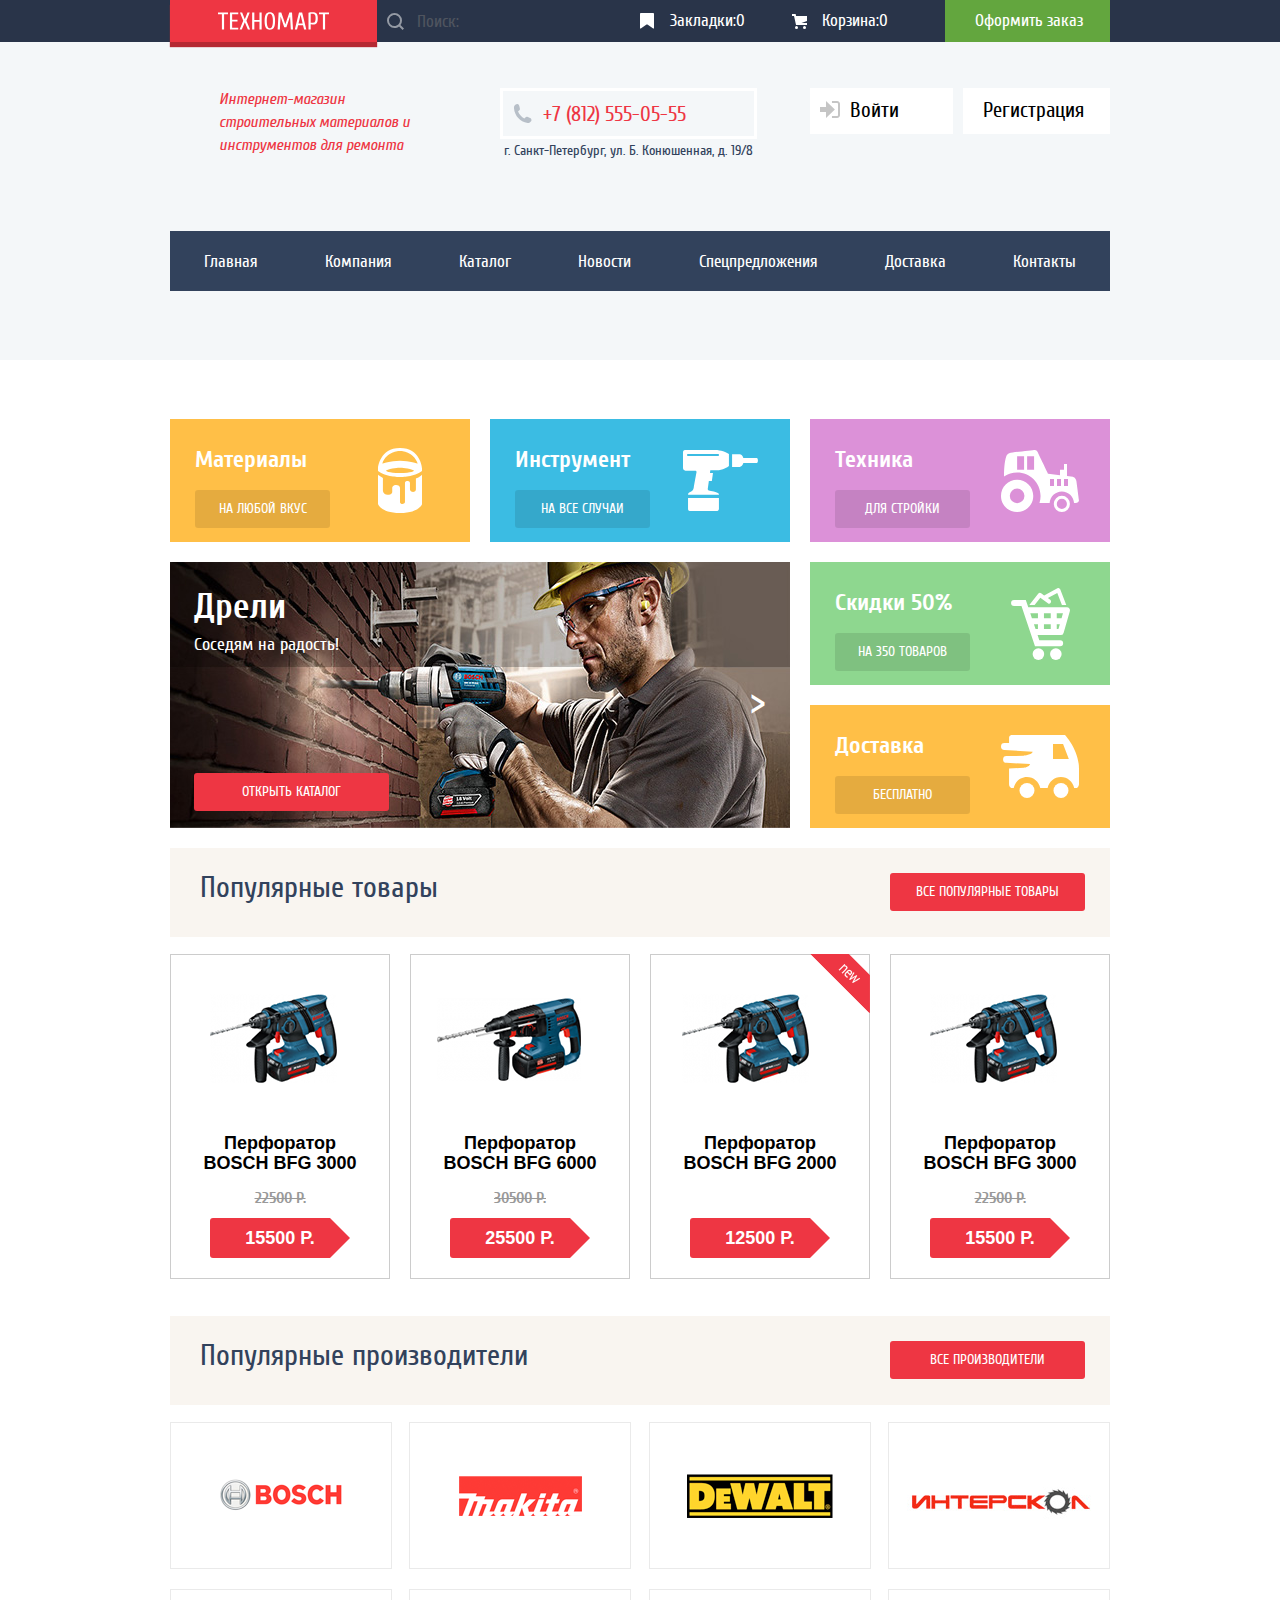
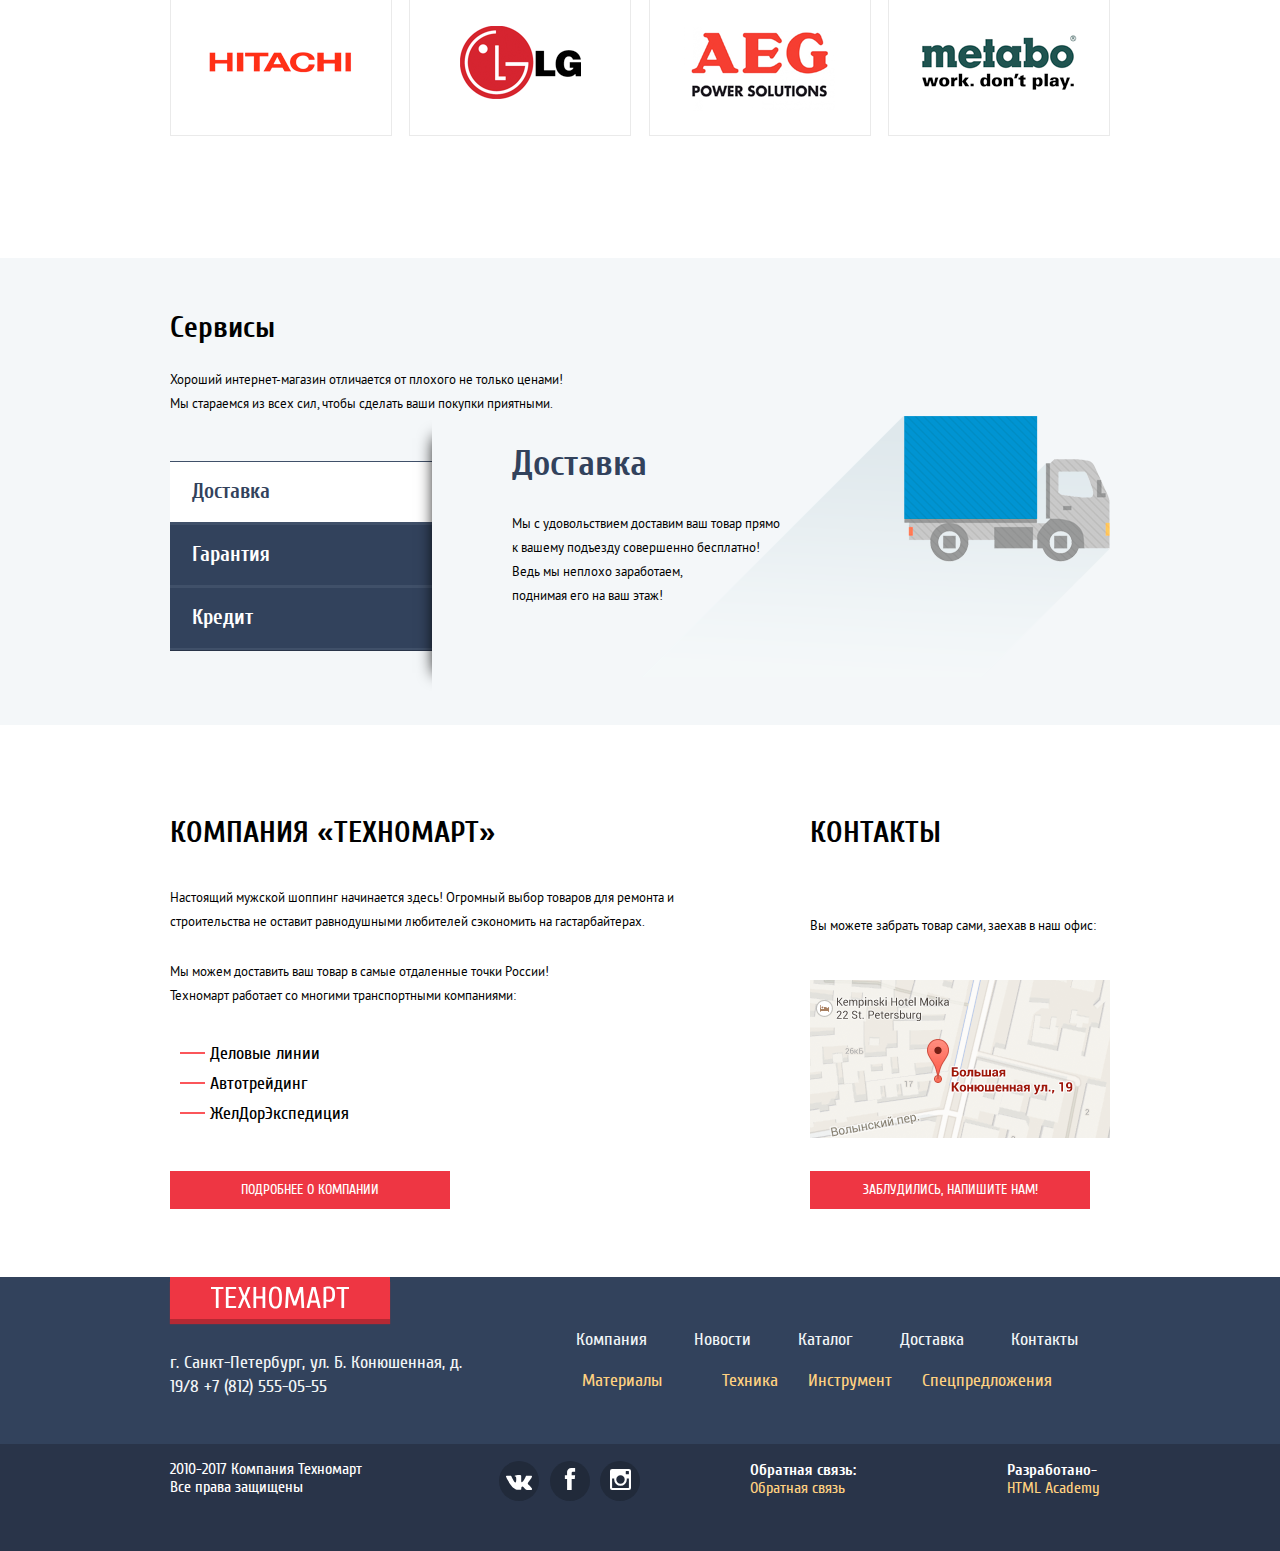
<file: index.html>
<!DOCTYPE html>
<html lang="ru">

<head>
  <meta charset="utf-8">
  <title>Техномарт"</title>
  <link rel="stylesheet" type="text/css" href="css/normalize.css">
  <link rel="stylesheet" type="text/css" href="css/style.css">
</head>

<body>
  <div class="body-container">
    <header class="page-header">
      <div class="page-header-top">
        <div class="container">
          <a class="main-tehnomart-logo" href="index.html">
            <img src="img/logo-technomart.svg" width="111" height="18" alt="Логотип Техномарт">
          </a>
          <form class="search" method="GET" action="https://echo.htmlacademy.ru">
            <input type="search" name="search" id="search" placeholder="Поиск:">
            <label for="search"></label>
          </form>
          <div class="cart">
            <a class="bookmarks" href="bookmarks.html">Закладки:0</a>
            <a class="basket" href="basket.html">Корзина:0</a>
            <a class="checkout" href="checkout.html">Оформить заказ</a>
          </div>
        </div>
      </div>

      <div class="header-info">
        <div class="container">
          <p class="page-title">Интернет-магазин строительных материалов и инструментов для ремонта</p>
          <div class="contacts">
            <a class="phone" href="tel:+78125550555">+7 (812) 555-05-55</a>
            <span>г. Санкт-Петербург, ул. Б. Конюшенная, д. 19/8</span>
          </div>
          <div class="modal-login">
            <a class="login" href="login.html">Войти</a>
            <a class="registration" href="register.html">Регистрация</a>
          </div>
        </div>
      </div>

      <nav class="main-navigator">
        <ul class="site-navigation">
          <li><a href="index.html">Главная</a></li>
          <li><a href="company.html">Компания</a></li>
          <li><a href="catalog.html">Каталог</a> </li>
          <li><a href="news.html">Новости</a></li>
          <li><a href="special_offers.html">Спецпредложения</a></li>
          <li><a href="delivery.html">Доставка</a></li>
          <li><a href="contacts.html">Контакты</a></li>
        </ul>
      </nav>
    </header>

    <div class="main-container">
      <div class="category">
        <div class="category-row">
          <div class="category-item yellow">
            <span class="item-name">Материалы</span>
            <a class="item-link" href="#">На любой вкус</a>
            <span class="item-icon materials"></span>
            <span class="item-new"></span>
          </div>
          <div class="category-item blue">
            <span class="item-name">Инструмент</span>
            <a class="item-link" href="#">На все случаи</a>
            <span class="item-icon drill"></span>
            <span class="item-new"></span>
          </div>
          <div class="category-item purple">
            <span class="item-name">Техника</span>
            <a class="item-link" href="#">Для стройки</a>
            <span class="item-icon traktor"></span>
            <span class="item-new"></span>
          </div>
        </div>
        <div class="category-row">

          <div class="category-slider">
            <div class="slider-img1"></div>
            <div class="slider-img2"></div>

            <div class="slider-name">
              <p class="title">Дрели</p>
              <p class="descripion">Соседям на радость!</p>
            </div>
            <div class="slider-arrows">
              <div class="slider-arrow-left">
              </div>
              <div class="slider-arrow-right">>
              </div>
            </div>
            <a href="#" class="slider-link">Открыть каталог</a>
          </div>

          <div class="category-column">
            <div class="category-item green">
              <span class="item-name">Скидки 50%</span>
              <a class="item-link" href="#">На 350 товаров</a>
              <span class="item-icon cart"></span>
              <span class="item-new"></span>
            </div>
            <div class="category-item yellow">
              <span class="item-name">Доставка</span>
              <a class="item-link" href="#">Бесплатно</a>
              <span class="item-icon car"></span>
              <span class="item-new"></span>
            </div>
          </div>
        </div>
      </div>

      <div class="section">
        <h2 class="title">Популярные товары</h2>
        <a href="#" class="btn">Все популярные товары</a>
      </div>
      <section class="catalog-main">
        <ul class="catalog-list-main">
          <li class="catalog-item">
            <div class="image">
              <img src="img/layer-134-2.png" width="218" height="170" alt="Перфоратор BOSCH BFG 3000">
            </div>
            <div class="title">Перфоратор BOSCH BFG 3000</div>
            <div class="old-price">22500 Р.</div>
            <div class="new-price">15500 Р.</div>
            <div class="button-container">
              <a class="button-buy" href="#">Купить</a>
              <a class="button-bookmark" href="#">В Закладки</a>
            </div>
          </li>

          <li class="catalog-item">
            <div class="image">
              <img src="img/layer-134-3.png" width="218" height="170" alt="Перфоратор BOSCH BFG 6000">
            </div>
            <div class="title">Перфоратор BOSCH BFG 6000</div>
            <div class="old-price">30500 Р.</div>
            <div class="new-price" href="#">25500 Р.</div>
            <div class="button-container">
              <a class="button-buy" href="#">Купить</a>
              <a class="button-bookmark" href="#">В Закладки</a>
            </div>
          </li>

          <li class="catalog-item">
            <div class="flag flag-new">новинка</div>
            <div class="image">
              <img src="img/layer-134-4.png" width="218" height="170" alt="Перфоратор BOSCH BFG 2000">
            </div>
            <div class="title">Перфоратор BOSCH BFG 2000</div>
            <div class="old-price"></div>
            <div class="new-price">12500 Р.</div>
            <div class="button-container">
              <a class="button-buy" href="#">Купить</a>
              <a class="button-bookmark" href="#">В Закладки</a>
            </div>
          </li>

          <li class="catalog-item">
            <div class="image">
              <img src="img/layer-134-2.png" width="218" height="170" alt="Перфоратор BOSCH BFG 3000">
            </div>
            <div class="title">Перфоратор BOSCH BFG 3000</div>
            <div class="old-price">22500 Р.</div>
            <div class="new-price">15500 Р.</div>
            <div class="button-container">
              <a class="button-buy" href="#">Купить</a>
              <a class="button-bookmark" href="#">В Закладки</a>
            </div>
          </li>
        </ul>
      </section>
      <div class="section">
        <h2 class="title">Популярные производители</h2>
        <a href="#" class="btn">Все производители</a>
      </div>
      <ul class="manufactures">
        <div class="row">
          <li><img src="./img/bosch.png"> </li>
          <li><img src="./img/makita.png"> </li>
          <li><img src="./img/de-walt.png"> </li>
          <li><img src="./img/intersckol.png"> </li>
        </div>
        <div class="row">
          <li><img src="./img/hitachi.png"> </li>
          <li><img src="./img/lg.png"> </li>
          <li><img src="./img/aeg.png"> </li>
          <li><img src="./img/metabo.png"> </li>
        </div>
      </ul>
    </div>
    <div class="content-service">
      <div class="container">
        <h2>Сервисы</h2>
        <p>Хороший интернет-магазин отличается от плохого не только ценами!</p>
        <p>Мы стараемся из всех сил, чтобы сделать ваши покупки приятными.</p>
        <section class="slider-service">
          <ul class="slider-menu">
            <li class="selected">Доставка</li>
            <li>Гарантия</li>
            <li>Кредит</li>
          </ul>
          <div class="description ">
            <div class="delivery">
              <h2>Доставка</h2>
              <p class="text">Мы с удовольствием доставим ваш товар прямо<br>
                к вашему подъезду совершенно бесплатно!<br>
                Ведь мы неплохо заработаем,<br>
                поднимая его на ваш этаж!</p>
            </div>

          </div>
        </section>
      </div>
    </div>
    <main class="main-about">
      <div class="container">
        <div class="about-company">
          <h2>Компания «Техномарт»</h2>
          <p>Настоящий мужской шоппинг начинается здесь! Огромный выбор товаров для ремонта и строительства не оставит
            равнодушными любителей сэкономить на гастарбайтерах.</p>
          <p>Мы можем доставить ваш товар в самые отдаленные точки России! <br>Техномарт работает со многими
            транспортными
            компаниями:</p>

          <div class="delivery-company">
            <ul class="delivery">
              <li>Деловые линии</li>
              <li>Автотрейдинг</li>
              <li>ЖелДорЭкспедиция</li>
            </ul>
          </div>
          <a class="company-info" href="company.html">Подробнее о компании</a>
        </div>
        <div class="about-contacts">
          <h2>Контакты</h2>
          <p>Вы можете забрать товар сами, заехав в наш офис:</p>
          <a class="map" href="index.html">
            <img src="img/5-karta.png" width="300" height="158">
            <a class="company-info" href="email.html">Заблудились, напишите нам!</a>
        </div>
      </div>
    </main>

    <footer>
      <div class="main-footer">
        <div class="container">
          <div class="footer-logo">
            <a class="main-tehnomart-logo" href="index.html">
              <img src="img/logo-technomart.svg" width="138" height="23" alt="Логотип Техномарт">
            </a>
            <section class="adress">г. Санкт-Петербург, ул. Б. Конюшенная, д. 19/8
              <a href="tel:+78125550555">+7 (812) 555-05-55</a>
            </section>
          </div>
          <section class="footer-nav">
            <ul class="footer-nav-white">
              <li><a href="company.html">Компания</a></li>
              <li><a href="news.html">Новости</a></li>
              <li><a href="catalog.html">Каталог</a></li>
              <li><a href="delivery.html">Доставка</a></li>
              <li><a href="contacts.html">Контакты</a></li>
            </ul>
            <ul class="footer-nav-gold">
              <li><a href="materials.html">Материалы</li>
              <li><a href="equipment.html">Техника</a></li>
              <li><a href="tool.html">Инструмент</a></li>
              <li><a href="special_offers.html">Спецпредложения</a></li>
            </ul>
          </section>
        </div>
      </div>
      <div class="footer-bottom">
        <div class="container">
          <div class="footer-social">
            <p>2010-2017 Компания Техномарт
              <br>Все права защищены</p>
            <div class="social-button">
              <ul class="footer-social">
                <li><a class="social-button-vk" href="#">
                    <svg xmlns="http://www.w3.org/2000/svg" width="26" height="15" viewBox="0 0 26.14 14.91">
                      <path
                        d="M26 13.47l-.09-.17a13.55 13.55 0 0 0-2.6-3q-.87-.83-1.1-1.12A1 1 0 0 1 22 8a10.27 10.27 0 0 1 1.22-1.78l.88-1.16q2.35-3.13 2-4L26 .94a.8.8 0 0 0-.4-.22 2.14 2.14 0 0 0-.87 0h-3.92a.51.51 0 0 0-.27 0h-.3a.6.6 0 0 0-.15.14.93.93 0 0 0-.14.24 22.22 22.22 0 0 1-1.46 3.06q-.5.84-.93 1.46a7 7 0 0 1-.71.91 4.94 4.94 0 0 1-.52.47q-.23.18-.35.15l-.23-.05a.9.9 0 0 1-.31-.33 1.49 1.49 0 0 1-.16-.53v-.55-.65-.57-1.12-1-.75a3.14 3.14 0 0 0 0-.62 2.12 2.12 0 0 0-.14-.44.73.73 0 0 0-.28-.33 1.57 1.57 0 0 0-.46-.18A9 9 0 0 0 12.57 0a8.93 8.93 0 0 0-3.25.33 1.83 1.83 0 0 0-.52.41q-.25.3-.07.33a1.67 1.67 0 0 1 1.16.59l.08.16a2.6 2.6 0 0 1 .19.63 6.32 6.32 0 0 1 .12 1 10.59 10.59 0 0 1 0 1.7q-.07.71-.13 1.1a2.21 2.21 0 0 1-.18.64 2.69 2.69 0 0 1-.16.3l-.07.07a1 1 0 0 1-.37.07.86.86 0 0 1-.46-.19 3.27 3.27 0 0 1-.56-.52 7 7 0 0 1-.66-.93q-.37-.6-.76-1.42l-.22-.39q-.2-.38-.56-1.11t-.62-1.43A.9.9 0 0 0 5.2.9h-.07a.93.93 0 0 0-.22-.16A1.44 1.44 0 0 0 4.6.65L.87.68A1 1 0 0 0 .1.94L0 1a.44.44 0 0 0 0 .22 1.08 1.08 0 0 0 .08.37Q.9 3.53 1.86 5.31t1.66 2.87Q4.23 9.27 5 10.24t1 1.24l.37.41.34.33a8.06 8.06 0 0 0 1 .78 16.34 16.34 0 0 0 1.4.9 7.6 7.6 0 0 0 1.79.72 6.19 6.19 0 0 0 2 .22h1.57a1.08 1.08 0 0 0 .72-.3l.05-.07a.9.9 0 0 0 .1-.25 1.38 1.38 0 0 0 0-.37 4.48 4.48 0 0 1 .09-1.05 2.77 2.77 0 0 1 .23-.71 1.74 1.74 0 0 1 .29-.4 1.19 1.19 0 0 1 .23-.2h.11a.86.86 0 0 1 .77.21 4.52 4.52 0 0 1 .83.79q.39.47.93 1.05a6.41 6.41 0 0 0 1 .87l.27.16a3.31 3.31 0 0 0 .71.3 1.53 1.53 0 0 0 .76.07l3.48-.05a1.58 1.58 0 0 0 .8-.17.68.68 0 0 0 .34-.37 1.06 1.06 0 0 0 0-.46 1.71 1.71 0 0 0-.1-.36z"
                        fill="#fff">
                      </path>
                    </svg>
                  </a></li>
                <li><a class="social-button-fb" href="#">
                    <svg xmlns="http://www.w3.org/2000/svg" width="12" height="22" viewBox="0 0 10.15 21.74">
                      <path
                        d="M3.34 1.12A4.77 4.77 0 0 1 6.53 0h3.61v3.81H7.81a1.07 1.07 0 0 0-1.09.83v2.55h3.42c-.08 1.23-.24 2.45-.41 3.67h-3v10.87H2.21V10.86H0V7.21h2.19V3.66a3.83 3.83 0 0 1 1.15-2.54z"
                        fill="#fff">
                      </path>
                    </svg>
                  </a></li>
                <li><a class="social-button-inst" href="#">
                    <svg xmlns="http://www.w3.org/2000/svg" width="21" height="21" viewBox="0 0 20 20">
                      <path
                        d="M18 0H2a2 2 0 0 0-2 2v16a2 2 0 0 0 2 2h16a2 2 0 0 0 2-2V2a2 2 0 0 0-2-2zm-8 6a4 4 0 1 1-4 4 4 4 0 0 1 4-4zM2.5 18a.47.47 0 0 1-.5-.5V9h2.1a3.4 3.4 0 0 0-.1 1 6 6 0 1 0 12 0 3.4 3.4 0 0 0-.1-1H18v8.5a.47.47 0 0 1-.5.5zM18 4.5a.47.47 0 0 1-.5.5h-2a.47.47 0 0 1-.5-.5v-2a.47.47 0 0 1 .5-.5h2a.47.47 0 0 1 .5.5z"
                        fill="#fff">
                      </path>
                    </svg>
                  </a></li>
              </ul>
            </div>
          </div>
          <div class="footer-copyright">
            <p>
              <b>Обратная связь:</b>
              <a class="button" href="mail@htmlacademy.ru"><br>Обратная связь</a>
            </p>
            <p>
              <b>Разработано-</b>
              <a class="button" href="https://htmlacademy.ru/intensive/htmlcss"><br>HTML Academy</a>
            </p>
          </div>
        </div>
      </div>
    </footer>

    <div class="modal modal-letter">
      <form class="contact-email" method="POST" action="https://echo.htmlacademy.ru">
        <div class="popup-up-wrap">
          <div class="popup-name-wrap">
            <label for="popup-name">Ваше имя:</label>
            <input type="text" name="popup-name" id="popup-name" placeholder="Имя Фамилия">
          </div>
          <div class="email-wrap">
            <label for="email">Ваш e-mail:</label>
            <input type="email" name="email" id="email" placeholder="email@example.com">
          </div>
          <div class="comment-wrap">
            <label for="comment">Текст письма:</label>
            <textarea name="comment" id="comment" placeholder="В свободной форме"></textarea>
          </div>
        </div>

        <div class="button-popup-wrap">
          <button type="submit">Отправить</button>
        </div>
      </form>
      <button class="modal-close" type="button">Закрыть</button>
    </div>

    <div class="modal modal-map">
      <h2 class="visually-hidden">Как до нас добраться</h2>
      <iframe src="https://www.google.com/maps/embed?pb=!1m18!1m12!1m3!1d1998.6037999040354!2d30.322010416394033!3d59.938716271971415!2m3!1f0!2f0!3f0!3m2!1i1024!2i768!4f13.1!3m3!1m2!1s0x4696310fca5ba729%3A0xea9c53d4493c879f!2sBolshaya+Konyushennaya+ul.%2C+19%2C+Sankt-Peterburg%2C+Russia%2C+191186!5e0!3m2!1sen!2s!4v1441888483426" width="766" height="560" allowfullscreen>
      </iframe>
      <p><img src="img/map-big.png" width="940" height="446"
          alt="Офис компании по адресу ул. Большая Конюшенная 19/8, Санкт-Петербург"></p>
      <button class="modal-close" type="button">Закрыть</button>
    </div>

  </div>
 
</body>

</html>
</file>
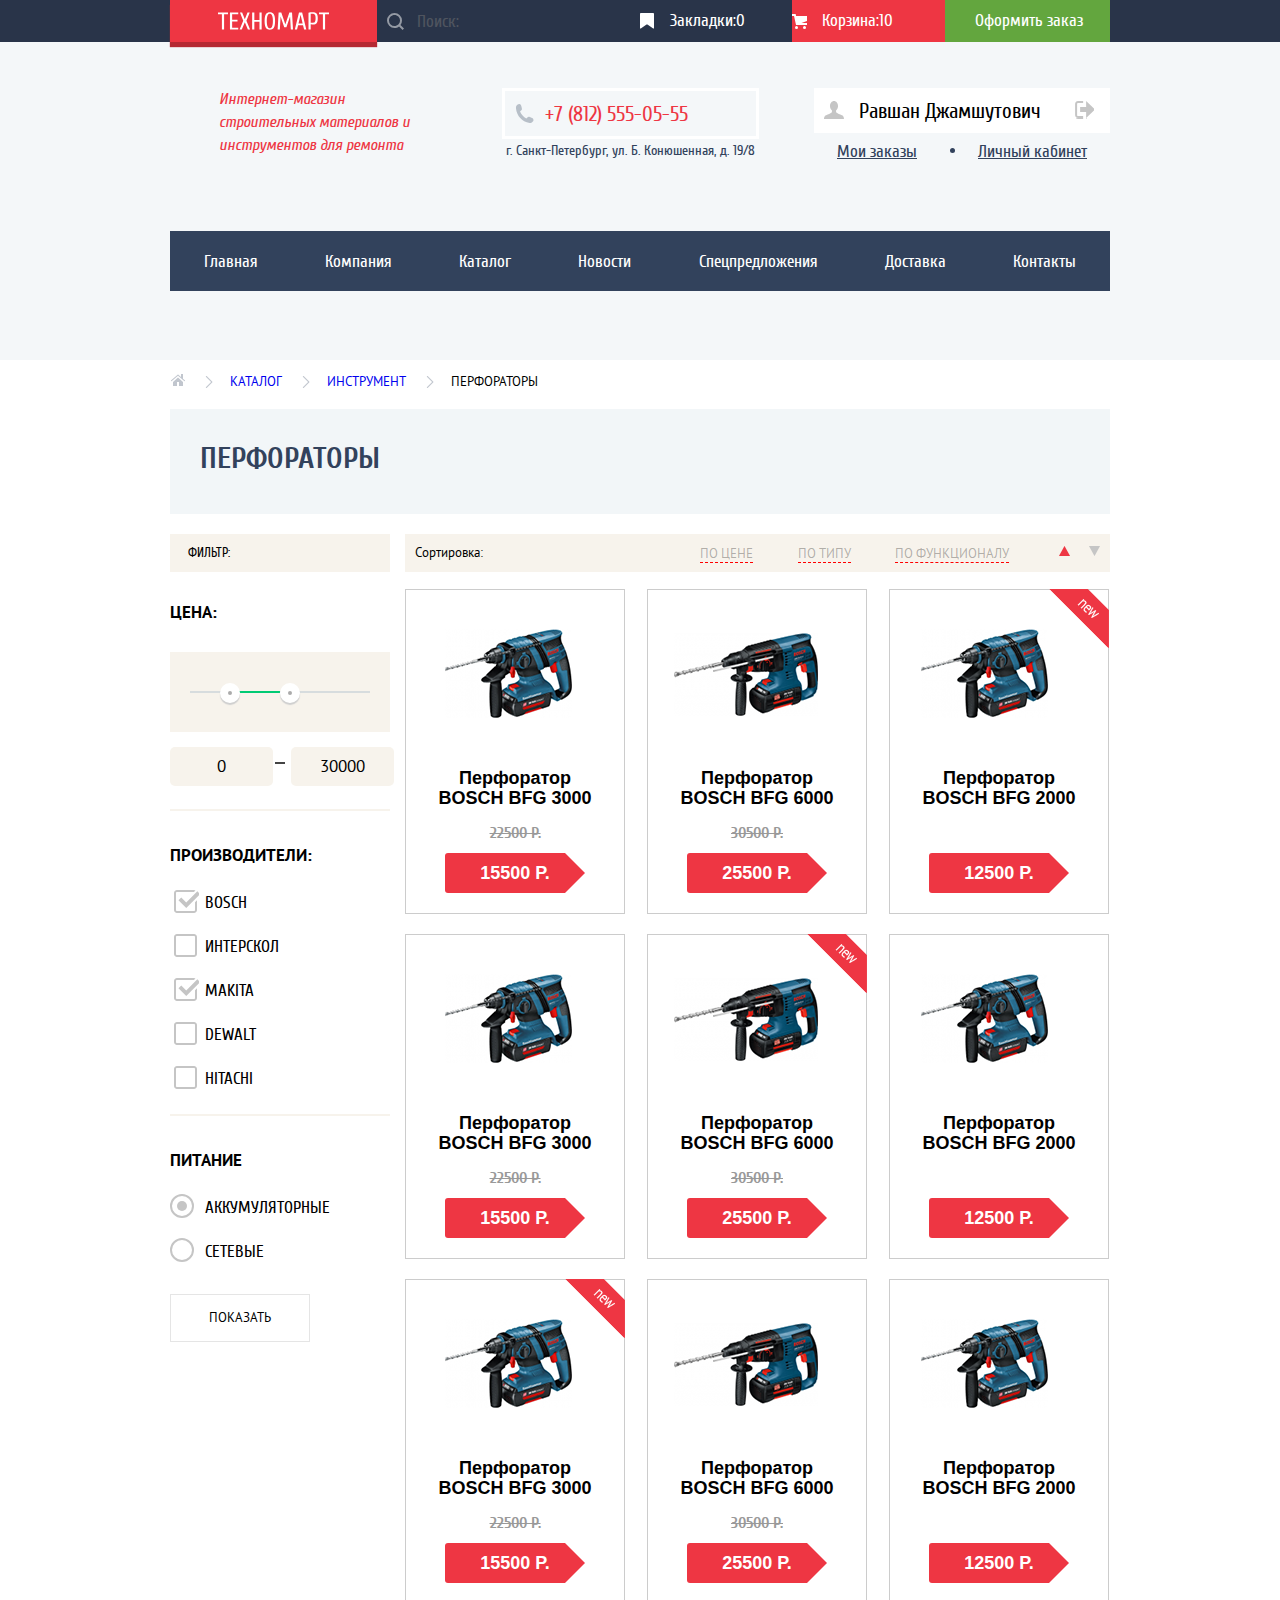
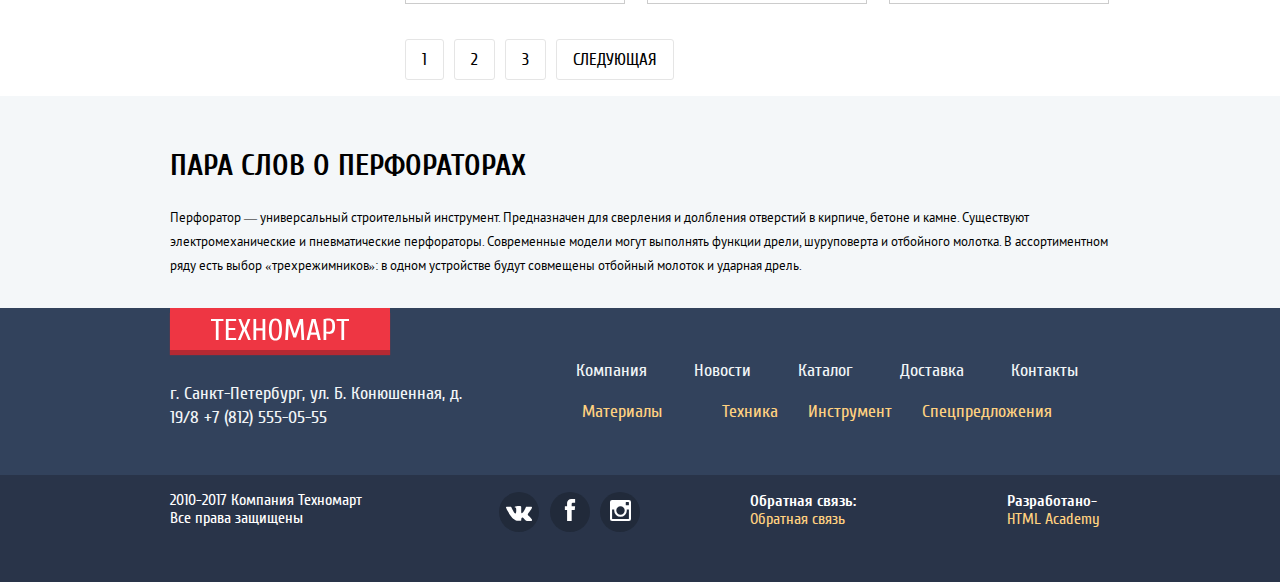
<file: catalog.html>
<!DOCTYPE html>
<html lang="ru">

<head>
  <meta charset="utf-8">
  <title>Техномарт"</title>
  <link rel="stylesheet" type="text/css" href="css/normalize.css">
  <link rel="stylesheet" type="text/css" href="css/style.css">
</head>

<body>
  <div class="body-container">
    <header class="page-header">
      <div class="page-header-top">
        <div class="container">
          <a class="main-tehnomart-logo" href="index.html">
            <img src="img/logo-technomart.svg" width="111" height="18" alt="Логотип Техномарт">
          </a>
          <form class="search" method="GET" action="https://echo.htmlacademy.ru">
            <input type="search" name="search" id="search" placeholder="Поиск:">
            <label for="search"></label>
          </form>
          <div class="cart">
            <a class="bookmarks" href="bookmarks.html">Закладки:0</a>
            <a class="basket-full" href="basket.html">Корзина:10</a>
            <a class="checkout" href="checkout.html">Оформить заказ</a>
          </div>
        </div>
      </div>

      <div class="header-info">
        <div class="container">
          <p class="page-title">Интернет-магазин строительных материалов и инструментов для ремонта</p>
          <div class="contacts">
            <a class="phone" href="tel:+78125550555">+7 (812) 555-05-55</a>
            <span>г. Санкт-Петербург, ул. Б. Конюшенная, д. 19/8</span>
          </div>
          <div class="account">
            <div class="insaide">
              <a class="account" href="account.html">Равшан Джамшутович</a>
            </div>
            <div class="information">
              <a class="my-orders" href="my-orders.html">Мои заказы</a>
              <svg class="point">
                <circle r="10" cx="50%" cy="50%" fill="#32425c" />
              </svg>
              <a class="personal-area" href="personal-area.html">Личный кабинет</a>
            </div>
          </div>
        </div>
      </div>

      <nav class="main-navigator">
        <ul class="site-navigation">
          <li><a href="index.html">Главная</a></li>
          <li><a href="company.html">Компания</a> </li>
          <li><a href="catalog.html">Каталог</a> </li>
          <li><a href="news.html">Новости</a></li>
          <li><a href="special_offers.html">Спецпредложения</a></li>
          <li><a href="delivery.html">Доставка</a></li>
          <li><a href="contacts.html">Контакты</a></li>
        </ul>
      </nav>
    </header>

    <main>
      <div class="container-catalog">
        <ul class="breadcrumbs">
          <li><a href="main.html"><img href="index.html" src="./img/icon-home.svg"></a></li>
          <li><a href="catalog.html">Каталог</a></li>
          <li><a href="tool.html">Инструмент</a></li>
          <li><a class="breadcrambs-current">Перфораторы</a></li>
        </ul>

        <div class="title-drill">
          <h1 class="page-title-catalog">Перфораторы</h1>
        </div>

        <div class="container">
          <section class="filter">
            <div class="filter-top">Фильтр:</div>
            <form class="manufacturers" method="GET" action="https://echo.htmlacademy.ru">
              <fieldset class="filter-item">
                <legend>Цена:</legend>
                <div class="range-filter">
                  <div class="range-controls">
                    <div class="scale">
                      <div class="bar" style="margin-left: 20%; width: 30%"></div>
                    </div>
                    <div class="toggle toggle-min"></div>
                    <div class="toggle toggle-max"></div>
                  </div>
                  <div class="price-controls">
                    <label class="min-price">
                      <input name="min-price" type="text" value="0"></label>
                    <div class="line-price"></div>
                    <label class="max-price">
                      <input name="max-price" type="text" value="30000"></label>

                  </div>
                  <div class="line"></div>
              </fieldset>
              <fieldset>
                <legend>Производители:</legend>
                <ul>
                  <li class="filter-option">
                    <input class="visually-hidden filter-input" type="checkbox" name="bosch" id="filter-bosch" checked>
                    <label for="filter-bosch">Bosch</label></li>
                  <li class="filter-option">
                    <input class="visually-hidden filter-input" type="checkbox" name="interskol" id="filter-interskol">
                    <label for="filter-interskol">Интерскол</label></li>
                  <li class="filter-option">
                    <input class="visually-hidden filter-input" type="checkbox" name="makita" id="filter-makita"
                      checked>
                    <label for="filter-makita">Makita</label></li>
                  <li class="filter-option">
                    <input class="visually-hidden filter-input" type="checkbox" name="dewalt" id="filter-dewalt">
                    <label for="filter-dewalt">DeWalt</label></li>
                  <li class="filter-option">
                    <input class="visually-hidden filter-input" type="checkbox" name="hitachi" id="filter-hitachi">
                    <label for="filter-hitachi">Hitachi</label></li>
                </ul>
                <div class="line"></div>
              </fieldset>

              <fieldset>
                <legend>Питание</legend>
                <ul>
                  <li class="filter-option">
                    <input class="visually-hidden filter-input-radio" type="radio" name="power"
                      value="battery" id="filter-battery" checked>
                    <label for="filter-battery">Аккумуляторные</label></li>
                  <li class="filter-option">
                    <input class="visually-hidden filter-input-radio" type="radio" name="power"
                      value="wire" id="filter-wire">
                    <label for="filter-wire">Сетевые</label></li>
                </ul>
              </fieldset>
              <button type="submit" class="filter-button">Показать</button>
            </form>
          </section>

          <section class="catalog">
            <div class="sort">
              <span class="label text-sort">Сортировка:</span>
              <span class="label price"><a href="#label price">По цене</a></span>
              <span class="label type"><a href="#label type">По типу</a></span>
              <span class="label func"><a href="#label func">По функционалу</a></span>
              <div class="wrap">
                <img href="#up" src="./img/icon-up-dir.png">
                <img href="#down" src="./img/icon-down-dir.png">
              </div>


            </div>

            <ul class="catalog-list">
              <li class="catalog-item">
                <div class="image">
                  <img src="img/layer-134-2.png" width="218" height="170" alt="Перфоратор BOSCH BFG 3000">
                </div>
                <div class="title">Перфоратор BOSCH BFG 3000</div>
                <div class="old-price">22500 Р.</div>
                <div class="new-price">15500 Р.</div>
                <div class="button-container">
                  <a class="button-buy" href="#">Купить</a>
                  <a class="button-bookmark" href="#">В Закладки</a>
                </div>
              </li>

              <li class="catalog-item">
                <div class="image">
                  <img src="img/layer-134-3.png" width="218" height="170" alt="Перфоратор BOSCH BFG 6000">
                </div>
                <div class="title">Перфоратор BOSCH BFG 6000</div>
                <div class="old-price">30500 Р.</div>
                <div class="new-price" href="#">25500 Р.</div>
                <div class="button-container">
                  <a class="button-buy" href="#">Купить</a>
                  <a class="button-bookmark" href="#">В Закладки</a>
                </div>
              </li>

              <li class="catalog-item">
                <div class="flag flag-new">новинка</div>
                <div class="image">
                  <img src="img/layer-134-4.png" width="218" height="170" alt="Перфоратор BOSCH BFG 2000">
                </div>
                <div class="title">Перфоратор BOSCH BFG 2000</div>
                <div class="old-price"></div>
                <div class="new-price">12500 Р.</div>
                <div class="button-container">
                  <a class="button-buy" href="#">Купить</a>
                  <a class="button-bookmark" href="#">В Закладки</a>
                </div>
              </li>

              <li class="catalog-item">
                <div class="image">
                  <img src="img/layer-134-2.png" width="218" height="170" alt="Перфоратор BOSCH BFG 3000">
                </div>
                <div class="title">Перфоратор BOSCH BFG 3000</div>
                <div class="old-price">22500 Р.</div>
                <div class="new-price">15500 Р.</div>
                <div class="button-container">
                  <a class="button-buy" href="#">Купить</a>
                  <a class="button-bookmark" href="#">В Закладки</a>
                </div>
              </li>

              <li class="catalog-item">
                <div class="flag flag-new">новинка</div>
                <div class="image">
                  <img src="img/layer-134-3.png" width="218" height="170" alt="Перфоратор BOSCH BFG 6000">
                </div>
                <div class="title">Перфоратор BOSCH BFG 6000</div>
                <div class="old-price">30500 Р.</div>
                <div class="new-price">25500 Р.</div>
                <div class="button-container">
                  <a class="button-buy" href="#">Купить</a>
                  <a class="button-bookmark" href="#">В Закладки</a>
                </div>
              </li>

              <li class="catalog-item">
                <div class="image">
                  <img src="img/layer-134-4.png" width="218" height="170" alt="Перфоратор BOSCH BFG 2000">
                </div>
                <div class="title">Перфоратор BOSCH BFG 2000</div>
                <div class="old-price"></div>
                <div class="new-price">12500 Р.</div>
                <div class="button-container">
                  <a class="button-buy" href="#">Купить</a>
                  <a class="button-bookmark" href="#">В Закладки</a>
                </div>
              </li>

              <li class="catalog-item">
                <div class="flag flag-new">новинка</div>
                <div class="image">
                  <img src="img/layer-134-2.png" width="218" height="170" alt="Перфоратор BOSCH BFG 3000">
                </div>
                <div class="title">Перфоратор BOSCH BFG 3000</div>
                <div class="old-price">22500 Р.</div>
                <div class="new-price">15500 Р.</div>
                <div class="button-container">
                  <a class="button-buy" href="#">Купить</a>
                  <a class="button-bookmark" href="#">В Закладки</a>
                </div>
              </li>

              <li class="catalog-item">
                <div class="image">
                  <img src="img/layer-134-3.png" width="218" height="170" alt="Перфоратор BOSCH BFG 6000">
                </div>
                <div class="title">Перфоратор BOSCH BFG 6000</div>
                <div class="old-price">30500 Р.</div>
                <div class="new-price">25500 Р.</div>
                <div class="button-container">
                  <a class="button-buy" href="#">Купить</a>
                  <a class="button-bookmark" href="#">В Закладки</a>
                </div>
              </li>

              <li class="catalog-item">
                <div class="image">
                  <img src="img/layer-134-4.png" width="218" height="170" alt="Перфоратор BOSCH BFG 3000">
                </div>
                <div class="title">Перфоратор BOSCH BFG 2000</div>
                <div class="old-price"></div>
                <div class="new-price" href="#">12500 Р.</div>
                <div class="button-container">
                  <a class="button-buy" href="#">Купить</a>
                  <a class="button-bookmark" href="#">В Закладки</a>
                </div>
              </li>
            </ul>
            <ul class="pages">
              <li class="activ"><a href="#">1</a></li>
              <li><a href="#">2</a></li>
              <li><a href="#">3</a></li>
              <li><a href="#">Следующая</a></li>
            </ul>
          </section>
        </div>
      </div>
    </main>
    <div class="content-service">
      <div class="container catalog-reset">
        <h2>ПАРА СЛОВ О ПЕРФОРАТОРАХ</h2>
        <p>
          Перфоратор — универсальный строительный инструмент. Предназначен для сверления и долбления отверстий в
          кирпиче, бетоне и камне.
          Существуют электромеханические и пневматические перфораторы. Современные модели могут выполнять функции дрели,
          шуруповерта и отбойного молотка. В ассортиментном ряду есть выбор «трехрежимников»: в одном устройстве будут
          совмещены отбойный молоток и ударная дрель.</p>

      </div>
    </div>

    <footer>
      <div class="main-footer">
        <div class="container">
          <div class="footer-logo">
            <a class="main-tehnomart-logo" href="index.html">
              <img src="img/logo-technomart.svg" width="138" height="23" alt="Логотип Техномарт">
            </a>
            <section class="adress">г. Санкт-Петербург, ул. Б. Конюшенная, д. 19/8
              <a href="tel:+78125550555">+7 (812) 555-05-55</a>
            </section>
          </div>
          <section class="footer-nav">
            <ul class="footer-nav-white">
              <li><a href="company.html">Компания</a></li>
              <li><a href="news.html">Новости</a></li>
              <li><a href="catalog.html">Каталог</a></li>
              <li><a href="delivery.html">Доставка</a></li>
              <li><a href="contacts.html">Контакты</a></li>
            </ul>
            <ul class="footer-nav-gold">
              <li><a href="materials.html">Материалы</li>
              <li><a href="equipment.html">Техника</a></li>
              <li><a href="tool.html">Инструмент</a></li>
              <li><a href="special_offers.html">Спецпредложения</a></li>
            </ul>
          </section>
        </div>
      </div>
      <div class="footer-bottom">
        <div class="container">
          <div class="footer-social">
            <p>2010-2017 Компания Техномарт
              <br>Все права защищены</p>
            <div class="social-button">
              <ul class="footer-social">
                <li><a class="social-button-vk" href="#">
                    <svg xmlns="http://www.w3.org/2000/svg" width="26" height="15" viewBox="0 0 26.14 14.91">
                      <path
                        d="M26 13.47l-.09-.17a13.55 13.55 0 0 0-2.6-3q-.87-.83-1.1-1.12A1 1 0 0 1 22 8a10.27 10.27 0 0 1 1.22-1.78l.88-1.16q2.35-3.13 2-4L26 .94a.8.8 0 0 0-.4-.22 2.14 2.14 0 0 0-.87 0h-3.92a.51.51 0 0 0-.27 0h-.3a.6.6 0 0 0-.15.14.93.93 0 0 0-.14.24 22.22 22.22 0 0 1-1.46 3.06q-.5.84-.93 1.46a7 7 0 0 1-.71.91 4.94 4.94 0 0 1-.52.47q-.23.18-.35.15l-.23-.05a.9.9 0 0 1-.31-.33 1.49 1.49 0 0 1-.16-.53v-.55-.65-.57-1.12-1-.75a3.14 3.14 0 0 0 0-.62 2.12 2.12 0 0 0-.14-.44.73.73 0 0 0-.28-.33 1.57 1.57 0 0 0-.46-.18A9 9 0 0 0 12.57 0a8.93 8.93 0 0 0-3.25.33 1.83 1.83 0 0 0-.52.41q-.25.3-.07.33a1.67 1.67 0 0 1 1.16.59l.08.16a2.6 2.6 0 0 1 .19.63 6.32 6.32 0 0 1 .12 1 10.59 10.59 0 0 1 0 1.7q-.07.71-.13 1.1a2.21 2.21 0 0 1-.18.64 2.69 2.69 0 0 1-.16.3l-.07.07a1 1 0 0 1-.37.07.86.86 0 0 1-.46-.19 3.27 3.27 0 0 1-.56-.52 7 7 0 0 1-.66-.93q-.37-.6-.76-1.42l-.22-.39q-.2-.38-.56-1.11t-.62-1.43A.9.9 0 0 0 5.2.9h-.07a.93.93 0 0 0-.22-.16A1.44 1.44 0 0 0 4.6.65L.87.68A1 1 0 0 0 .1.94L0 1a.44.44 0 0 0 0 .22 1.08 1.08 0 0 0 .08.37Q.9 3.53 1.86 5.31t1.66 2.87Q4.23 9.27 5 10.24t1 1.24l.37.41.34.33a8.06 8.06 0 0 0 1 .78 16.34 16.34 0 0 0 1.4.9 7.6 7.6 0 0 0 1.79.72 6.19 6.19 0 0 0 2 .22h1.57a1.08 1.08 0 0 0 .72-.3l.05-.07a.9.9 0 0 0 .1-.25 1.38 1.38 0 0 0 0-.37 4.48 4.48 0 0 1 .09-1.05 2.77 2.77 0 0 1 .23-.71 1.74 1.74 0 0 1 .29-.4 1.19 1.19 0 0 1 .23-.2h.11a.86.86 0 0 1 .77.21 4.52 4.52 0 0 1 .83.79q.39.47.93 1.05a6.41 6.41 0 0 0 1 .87l.27.16a3.31 3.31 0 0 0 .71.3 1.53 1.53 0 0 0 .76.07l3.48-.05a1.58 1.58 0 0 0 .8-.17.68.68 0 0 0 .34-.37 1.06 1.06 0 0 0 0-.46 1.71 1.71 0 0 0-.1-.36z"
                        fill="#fff">
                      </path>
                    </svg>
                  </a></li>
                <li><a class="social-button-fb" href="#">
                    <svg xmlns="http://www.w3.org/2000/svg" width="12" height="22" viewBox="0 0 10.15 21.74">
                      <path
                        d="M3.34 1.12A4.77 4.77 0 0 1 6.53 0h3.61v3.81H7.81a1.07 1.07 0 0 0-1.09.83v2.55h3.42c-.08 1.23-.24 2.45-.41 3.67h-3v10.87H2.21V10.86H0V7.21h2.19V3.66a3.83 3.83 0 0 1 1.15-2.54z"
                        fill="#fff">
                      </path>
                    </svg>
                  </a></li>
                <li><a class="social-button-inst" href="#">
                    <svg xmlns="http://www.w3.org/2000/svg" width="21" height="21" viewBox="0 0 20 20">
                      <path
                        d="M18 0H2a2 2 0 0 0-2 2v16a2 2 0 0 0 2 2h16a2 2 0 0 0 2-2V2a2 2 0 0 0-2-2zm-8 6a4 4 0 1 1-4 4 4 4 0 0 1 4-4zM2.5 18a.47.47 0 0 1-.5-.5V9h2.1a3.4 3.4 0 0 0-.1 1 6 6 0 1 0 12 0 3.4 3.4 0 0 0-.1-1H18v8.5a.47.47 0 0 1-.5.5zM18 4.5a.47.47 0 0 1-.5.5h-2a.47.47 0 0 1-.5-.5v-2a.47.47 0 0 1 .5-.5h2a.47.47 0 0 1 .5.5z"
                        fill="#fff">
                      </path>
                    </svg>
                  </a></li>
              </ul>
            </div>
          </div>
          <div class="footer-copyright">
            <p>
              <b>Обратная связь:</b>
              <a class="button" href="mail@htmlacademy.ru"><br>Обратная связь</a>
            </p>
            <p>
              <b>Разработано-</b>
              <a class="button" href="https://htmlacademy.ru/intensive/htmlcss"><br>HTML Academy</a>
            </p>
          </div>
        </div>
      </div>
    </footer>

    <div class="modal modal-letter catalog">
      <div class="popup-up-wrap">
        <img src="img/form-1.svg" class="yes_img">
        <div class="goods-basket">Товар добавлен в корзину!</div>
      </div>
      <div class="button-popup-wrap">
        <button class="popup-order" type="submit">Оформить заказ</button>
        <button class="popup-continue" type="submit">Продолжить покупки</button>
      </div>

      <button class="modal-close" type="button">Закрыть</button>
    </div>


  </div>
 </body>

</html>
</file>
<file: css/style.css>
@font-face {
    font-family: Cuprum;
    src: url("../fonts/cuprum.woff2") format("woff2"),
         url("../fonts/cuprum.woff") format("woff"); 
    font-weight: normal;
    font-style: normal;
  }

  @font-face {
    font-family: Cuprum;
    src: url("../fonts/cuprumbolditalic.woff2") format("woff2"),
         url("../fonts/cuprumbolditalic.woff") format("woff");
    font-weight: bold;
    font-style: italic;
  }

@font-face {
    font-family: Cuprum;
    src: url("../fonts/cuprumitalic.woff2") format("woff2"),
         url("../fonts/cuprumitalic.woff") format("woff");
    font-weight: normal;
    font-style: italic;
  }

@font-face {
    font-family: Cuprum;
    src: url("../fonts/cuprumbold.woff2") format("woff2"),
         url("../fonts/cuprumbold.woff") format("woff");
    font-weight: bold;
    font-style: normal;
  } 

@font-face {
    font-family: PTSans;
    src: url("../fonts/ptsans.woff2") format("woff2"),
         url("../fonts/ptsans.woff") format("woff");
    font-weight: normal;
    font-style: normal;
  }

@font-face {
    font-family: PTSans;
    src: url("../fonts/ptsansbold.woff2") format("woff2"),
         url("../fonts/ptsansbold.woff") format("woff");
    font-weight: bold;
    font-style: normal;
  }
 
body {
 margin: 0;
 padding: 0;
 font-family: "Cuprum", "PTSans", "Arial", sans-serif;
 font-size: 17px;
 line-height: 18px;
 font-weight: 500;


}
.body-container {
  margin:0 auto;
  min-width:960px;
}
a {
 text-decoration: none; 
}

.page-header-top a {
  font-size: 17px;
  line-height: 18px;
  color: #ffffff;
}

.main-tehnomart-logo {
  background-color: #ee3643;
}

.main-tehnomart-logo:hover {
  background-color: #ca2c37;
}

.main-tehnomart-logo:focus {
  background-color: #ba2732;
}

.search {
  font-size: 17px;
  line-height: 18px;
  background-color: #293449;
}

.search:hover {
  background-color: #212a3a;
  opacity: 0.5;
}

.search:focus {
  background-color: #ffffff;
  color: #000000;
  font-size: 17px;
  line-height: 18px;
}
 
.cart .checkout {
  background-color: #63a63e;
}

.cart .basket-full {
  background-color: #ee3643;
}

.cart .checkout:hover {
  background-color: #5fbb2d;
}

.cart .checkout:focus {
  background-color: #518534;
}

.cart .bookmarks:hover,
.cart .basket:hover {
  background-color: #212a3a;
}

.cart .bookmarks:focus,
.cart .basket:focus {
  background-color: #161d29;
}

.page-title {
  font-style: italic;
  font-size: 16px;
  line-height: 23px;
  color: #ee3643;
}

.contacts .phone {
  font-size: 21px;
  line-height: 21px;
  color: #ee3643;
}

.contacts span {
  font-size: 14px;
  line-height: 24px;
  color: #32425c;
}
.account .account {
  font-size: 21px;
  line-height: 21px;
  color: #000000;
}

.account .account:focus {
  color: rgba(0,0,0,0.3);
}

.account .my-orders,
.account .personal-area {
  text-decoration: underline;
  color: #32425c
}
.account .my-orders:hover {
  color: #ee3643;
}

.account .personal-area:hover {
  color: #ee3643;
}

.modal-login a {
  font-size: 21px;
  line-height: 21px;  
  color: #000000; 
}

.modal-login .login:hover {
  color: #ee3643;
}

.modal-login .login:focus {
  color: rgba(0,0,0,0.3)   
}

.modal-login .registration:hover {
  color: #ee3643;
}

.modal-login .registration:focus {
  color: rgba(0,0,0,0.3) 
}  

.site-navigation {
  list-style: none;
}

.site-navigation a {
  font-size: 17px;
  line-height: 17px;
  color: #ffffff;
}

.site-navigation a:hover,
.site-navigation a:focus {
  background-color: #293449;
}
 
.breadcrumbs {
  list-style: none;
}
.breadcrumbs {
  font-family: "PTSans", "Arial", sans-serif;
  font-size: 13px;
  line-height: 18px;
  color: #000000;
  text-transform: uppercase;
  
}
.page-title-catalog {
  font-size: 30px;
  line-height: 30px;
  color: #32425c;
  background-color: #f2f6f8;
  text-transform: uppercase;
}

.about-company h2 {
  font-size: 30px;
  line-height: 30px;
  text-transform: uppercase;
}

.about-company p {
  font-family: "PTSans", "Arial", sans-serif;
  font-size: 13px;
  line-height: 24px;
}

.about-company .delivery {
  font-size: 18px;
  line-height: 20px;
  list-style: none;
}

.company-info {
  
  width: 80px;
  padding: 10px 30px;
  font-size: 14px;
  line-height: 18px;
  color: #ffffff;
  background-color: #ee3643;
  text-transform: uppercase;
 }

.about-contacts h2 {
  font-size: 30px;
  line-height: 30px; 
  text-transform: uppercase;
}

.about-contacts p {
  font-family: "PTSans", "Arial", sans-serif;
  font-size: 13px;
  line-height: 24px;
  text-align: left;
}

.adress {
  font-size: 18px;
  line-height: 24px;
  color: #f1f5f7;
}

.adress a {
  color: #f1f5f7;
}
 
.footer-nav-white,
.footer-nav-gold {
  list-style: none;
}

.footer-nav-white a {
  font-size: 18px;
  line-height: 24px;
  color: #f1f5f7;
}

.footer-nav-gold a {
  font-size: 18px;
  line-height: 24px;
  color: #ffd180; 
}

.footer-social p {
  font-size: 16px;
  line-height: 18px;
  color: #ffffff;
  text-align:left;
}

.footer-copyright b {
  font-size: 16px;
  line-height: 18px;
  color: #ffffff;
}

.footer-copyright a {
  font-size: 16px;
  line-height: 18px;
  color:#ffd180;
}

.filter{
  width:230px;
  margin-right:15px;
}

.filter fieldset {
  border: none;
  margin: 0;
  padding: 0;
  margin-bottom: 30px;
}

.filter ul {
  padding:0;
  margin:0;
  list-style:none;
  line-height:25px;
}
.filter-option {
  
  margin-top:19px;
  padding-left:35px;
}
.filter-option label {
  position: relative;

  display: block;

  cursor: pointer;
  user-select: none;
}

.filter-input + label::before{
  content: "";
  position: absolute;
  left: -35px;
  top: 0;
  width: 25px;
  height: 25px;

  
}

.filter-input:checked + label::after {
  content: "";

  position: absolute;
  top: 0px;
  left: -31px;
  width: 25px;
  height: 25px;
   
  background-image: url("../img/checkbox-on.svg");
  background-repeat: no-repeat;
  background-position: 0 0;
}
.filter-input + label::after {
  content: "";

  position: absolute;
  top: 0px;
  left: -31px;
  width: 25px;
  height: 25px;
   
  background-image: url("../img/checkbox-off.svg");
  background-repeat: no-repeat;
  background-position: 0 0;
}

.filter-input-radio + label::before {
  content: "";

  position: absolute;
  left: -35px;
  top: -1px;
  width: 20px;
  height: 20px;
  border-radius: 50%;
  border: 2px solid #c5c5c5;
}

.filter-input-radio:checked + label::after {
  content: "";

  position: absolute;
  top: 6px;
  left: -28px;
  border-radius: 50%;
  width: 10px;
  height: 10px;

  background-color: #c5c5c5;
}
fieldset legend{
  font-family: PTSans;
  font-size: 17px;
  font-weight: bold;
  font-style: normal;
  font-stretch: normal;
  line-height: 1.76;
  letter-spacing: normal;
  text-align: left;
  color: #000000;
  text-transform: uppercase;
}

fieldset li{
  text-transform: uppercase;
}
.filter-button{
  width:140px;
  height:48px;
  display: inline-block;
  margin-right: 16px;
  padding: 10px 30px;
  font: inherit;
  text-align: center;
  color: #ffffff;
  vertical-align: middle;
  text-transform: uppercase;
  border: solid 1px #e5e5e5;
  background-color: #ffffff;
  font-family: PTSans;
  font-size: 13px;
  font-weight: normal;
  font-style: normal;
  font-stretch: normal;
  line-height: 1.38;
  letter-spacing: normal;
  text-align: center;
  color: #000000;
  
}
 

/** доработать изображение при наведении и блокировки **/
/*.filter-input:hover + label,
.filter-input:focus + label {
  color: #000000;
}*/

.filter-input:disabled + label {
  color: rgba(0,0,0,0.4);
  opacity: 0.5;
}

.filter-top {
  
  font-size: 13px;
  line-height: 38px;
  text-transform: uppercase;
  font-weight: normal;
  width: 202px;
  height: 38px;
  background-color: #f7f3ec;
  
  display: block;
  padding-left: 18px;
  margin-bottom:25px;
   
}


.filter-item {
  margin: 0;
  padding: 0;
  border: none;
  width:220px;
}

.range-filter {
  width: 220px;
  margin-top: 25px;
}

.range-filter hr {
  width:90%;
  background-color:
   
}

 .line {
  height:2px;
  width:100%;
  background-color:#f7f3ec;
  margin-top:23px;`
  margin-bottom:23px;
}

.line-price {
  height:2px;
  width:10px;
  background-color: #444444;
  margin-top: 15px;
  margin-bottom: 5px;
}

.filter-item legend {
  font-size: 17px;
  line-height: 30px;
  text-transform: uppercase;
  font-weight: 700;
}

.range-controls {
  position: relative;
  height: 41px;
  margin-bottom: 15px;
  padding-top: 39px;
  padding-right: 20px;
  padding-left: 20px;
  background-color: #f7f3ec;
}
.range-controls .scale {
  height: 2px;

  background: #d7dcde;
}

.range-controls .bar {
  width: 70%;
  height: 2px;

  background: #00ca74;
}

.range-controls .toggle {
  position: absolute;
  top: 31px;
  left: 0;
  width: 4px;
  height: 4px;
  padding: 0;

  border: 8px solid #ffffff;
  background-color: #ababab;
  box-shadow: 0 2px 1px 0 #cfcfcf;
  border-radius: 50%;
  cursor: pointer;
}

.range-controls .toggle-min {
  left: 50px;
}

.range-controls .toggle-max {
  left: 110px;
}


.price-controls {
  font-size: 0;
  display:flex;
  justify-content:space-between;
}
.price-controls label {
  display: inline-block;
  width: 45%;
  font-size: 17px;
}

.price-controls input {
  display:block;
  line-height:37px;
  font-family: "PTSans" ,"Arial", sans-serif;
  font-size: 17px;
  text-align: center;
  color: #000000;
  width: 100%;
  
  border: none;
  border-radius: 5px;
  background: #f7f3ec;
  

}

.sort {
  display:flex;
  flex-direction:row;
  justify-content:space-between;
  align-items:center;
  width:auto;
  height:38px;
  background-color:#f7f3ec;
  padding-left:10px;

}

.sort img{
  width: 11px;
  height: 10px;
  margin:5px;
  margin-right:10px;

}

.sort .text-sort {
  color: #000000;
 
}

.sort .label a:hover {
  color: #000000;
    
  border-bottom: 1px solid red;
}

span.label a{
  font-family: "PTSans" ,"Arial", sans-serif;
  font-size: 13px;
  font-weight: normal;
  font-style: normal;
  font-stretch: normal;
  line-height: 1.38;
  letter-spacing: normal;
  text-align: left;
  color: rgba(0, 0, 0, 0.3);
  text-transform:uppercase;
  text-decoration: none;
  border-bottom: 1px dashed red;
}


.text-sort {
  width:240px;
  font-family: PTSans;
  font-size: 13px;
  font-weight: normal;
  font-style: normal;
  font-stretch: normal;
  line-height: 1.38;
  letter-spacing: normal;
  text-align: left;
  color: #000000;
  
   
}


ul.pages {
  list-style:none;
  display:flex;
  flex-direction:row;
  padding:0px;
  color: #000000;
  
}
ul.pages > li{
  display:block;
  line-height:38px;
  width:auto;
  margin-right:10px;
  
}

.pages a {
  color:#000000;
  align-items:center;
  text-align:center;
  padding-right:16px;
  padding-left:16px;
  padding-top:10px;
  padding-bottom:10px;
  margin:5px;
  border:1px solid #e5e5e5;
  border-radius: 3px;
  text-transform:uppercase;
  text-decoration: none;

}

.pages a:hover {
 border: solid 1px #bdc6bd;
}

.pages a:focus {
  border: solid 1px #ee3643;
}
 
/*.pages .activ {
 background-color: #ee3643;
 color: #ffffff;
}*/
.catalog-list {
  list-style: none;
  padding:0px;
}

.catalog a {
  text-decoration: none;
  width: 700px;
  margin: 20px auto;

}

.catalog-items .row {
  margin-left: -20px;
}

.catalog-item {
  position: relative;
  display: inline-block;
  width: 218px;
  margin-right: 18px;
  margin-bottom: 20px;
  font-weight: bold;
  line-height: 20px;
  text-align: center;
  font-size: 18px;
  border: 1px solid #ccc;
}

.catalog-item:nth-child(3n) {
  margin-right: 0;
}

.catalog-items {
  font-size: 0;
}

.catalog-item {
  font-size: 16px;
}

.catalog-item .flag {
  position: absolute;
  top: -1px;
  right: -1px;
  width: 60px;
  height: 60px;
  text-indent: -1000px;
  overflow: hidden;
  z-index: 20;
}

.catalog-item .flag-new {
  background: url("../img/new-flag.png") no-repeat 0 0;
}

.catalog-item .button-container {
  position: absolute;
  top: 0;
  left: 0;
  width: 218px;
  height: 88px;
  padding: 40px 0;
  background-color: rgba(255,255,255,0.9);
  z-index: 10;
}

.button-container .button-buy,
.button-container .button-bookmark {
  display: block;
  width: 129px;
  margin: 0 auto;
  margin-bottom: 7px;
  padding: 7px 0;
  background-color: #63a63e;
  border: 3px solid #63a63e;
  border-bottom-color: #367315;
  border-radius:3px;
  color: white;
  font-size: 14px;
  font-weight: normal;
  font-family: "Cuprum", "Arial", sans-serif;
  line-height: 18px;
  text-decoration: none;
  text-transform: uppercase;
}

.button-container .button-bookmark {
  color: #32425c;
  background: white;
  border-bottom-color: #63a63e;
}

.catalog-item .button-container {
  display: none;
}

.catalog-item:hover .button-container {
  display: block;
}

.catalog-item .image {
  width: 218px;
  height: 168px;
}

.catalog-item .image img {
   max-width: 100%;
}

.catalog-item .title {
  font-family: "PTSsans" ,"Arial", sans-serif;
  font-size: 18px;
  line-height: 20px;
  min-height: 40px;
  padding: 0 25px;
  margin-top: 10px;
  margin-bottom: 15px;
}

.catalog-item .old-price {
  min-height: 20px;
  margin-top: 15px;
  margin-bottom: 10px;
  color: #999999;
  text-decoration: line-through;
}

.catalog-item .new-price {
  font-family: "PTSsans" ,"Arial", sans-serif;
  font-size: 18px;
  line-height: 20px;
  color: #ffffff;
  background: #ee3643;
  border-radius: 3px;
  position: relative;
  width: 80px;
  margin: 10px auto;
  margin-bottom: 20px;
  padding: 10px 30px;
}

.catalog-item .new-price:after {
  content: "";
  position: absolute;
  top: 0;
  right: -20px;
  width: 0;
  height: 0;
  border: 20px solid white;
  border-left-color: #ee3643;
}
.img {
  max-width: 100%;
  height: auto;
}
/**сетки**/
.page-header {
  min-height: 320px;
  background-color: #f4f7f9;
  box-sizing:border-box;
}

.container {
  margin:auto;
  width:940px;
  padding-left: 10px;
  padding-right: 10px;
  display:flex;
  flex-direction:row;
}

.page-header-top {
  background-color: #293449;
}

.page-header-top .container {
  margin: auto;
  width: 960px;
  padding-left: 10px;
  padding-right: 10px;
  display: flex;
  height: 42px;
  flex-direction: row;
  justify-content: space-around;
  align-items: flex-start;
  box-sizing: border-box;
}

.main-tehnomart-logo {
  display:flex; 
  width: 220px;
  height: 42px;
  box-shadow: 0px 5px 1px 0 #b52933;
}

.main-tehnomart-logo img {
  margin:auto;
}

.page-header-top .search {
  display: flex;
  width:270px;
  background-color: #293449;
}

.page-header-top input {
  height: 42px;
  width: 230px;
  border: none;
  padding: 5px 0 5px 40px;
  background: #293449 url("../img/icon-search.svg") no-repeat 5% 50%;
  opacity: 0.5;
  color: #293449;
}

.page-header-top .cart {
  display: flex;
  width: 470px;
  justify-content: space-between;
  margin-left: 10px;
}
.cart a {
  display: block;
}

.cart .bookmarks {
  background-image:url("../img/icon-bookmark.svg");
  background-repeat:no-repeat;
  background-position: center left;
  padding-left: 30px;
  padding-top: 12px;
  width: 150px;
}

 .cart .basket {
  background-image:url("../img/icon-cart.svg");
  background-repeat:no-repeat;
  background-position: center left;
  padding-left: 30px;
  padding-top: 12px;
  width: 150px;
}

 .cart .basket-full {
  background-image:url("../img/icon-cart.svg");
  background-repeat:no-repeat;
  background-position: left;
  padding-left: 30px;
  padding-top: 12px;
  width: 150px;
  background-color: #ee3643;
  

}

 .cart .checkout {
  padding-left: 30px;
  padding-top: 12px;
  padding-bottom: 12px;
  padding-right: 13px;
  background-color: #63a63e;
  width: 150px;
}
  
.header-info {
  display:flex;
  flex-direction:row;
  justify-content:center;
}

.header-info .container {
  display:flex;
  flex-direction:row;
  justify-content:space-between;
  align-items:flex-start;
  padding-top:46px;
  min-width:940px;  
 }

 .header-info .page-title {
  margin-top: 0;
  margin-bottom: 0;
  max-width: 196px;
  padding-left: 49px;
  padding-bottom: 39px;
  margin-right: 21px;
  display: block;
  height: 60px;
}

.header-info .contacts {
  margin-left: 11px;  
}

.header-info .phone {
  display:flex;
  padding-left: 40px;
  padding-top: 13px;
  padding-bottom: 11px;
  border: 3px solid white;
  flex-basis: 270px;
  position: relative;
}

.phone::before {
  content: "";
  width: 19px;
  height: 19px;
  background-image:url("../img/icon-phone.svg");
  background-repeat:no-repeat;
  position: absolute;
  top: 13px;
  left: 10px;
}

.contacts span {
  display: block;
  padding-left: 4px;
  padding-right: 4px;
}

.header-info .account {
  display:flex;
  flex-direction:column;
}

.insaide {
  background-color: #ffffff;
  padding-top: 13px;
  padding-bottom: 11px;
  text-align: center;
  padding-left: 45px;
  margin-bottom: 10px;
  position: relative;
  padding-right: 69px;
}

.insaide::before {
  background-repeat:no-repeat;
  background-position: left center;
  background: url("../img/icon-user.svg");
  content: "";
  position: absolute;
  top: 13px;
  left: 10px;
  width: 20px;
  height: 18px;
}

.insaide::after{
  background-repeat:no-repeat;
  background-position: left center;
  background: url("../img/icon-logout.svg");
  content: "";
  position: absolute;
  top: 13px;
  left: 260px;
  width: 20px;
  height: 18px;
}


.information {
  display: flex;
  justify-content: space-evenly;
}

.information .point {
  width: 5px;
  height: 5px;
  margin-left: 10px;
  
  border-radius: 50px;
  margin-top: 5px;
}

.modal-login {
  display:flex;
  width: 300px;
}
.modal-login a {
 display: block;
 padding-bottom: 13px;
 padding-top: 12px;
}

.modal-login .login {
  position: relative;
  background-color: white;
  padding-left: 40px;
  width: 121px;
  margin-right: 10px;
}

.login::before {
  background-repeat:no-repeat;
  background-position: left center;
  background: url("../img/icon-login.svg");
  content: "";
  position: absolute;
  top: 13px;
  left: 10px;
  width: 20px;
  height: 17px;
}
/*фокус и наведение на иконку сделать*/
.login::before :focus {
  /*opacity: 0.5;*/
}

.modal-login .registration {
  background-color: white;
  width: 150px;
  padding-left: 20px;
  }

.main-navigator {
  display:flex;
  flex-direction:row;
  justify-content:center;
  padding-top: 44px;
  padding-bottom:69px;
}

.main-navigator .site-navigation {
  width:940px;
  padding:0px;
  margin:0;
  display:flex;
  flex-direction:row;
  justify-content:space-around;
  box-shadow: 0px 0px 0 0 #293449;
  background-color: #32425c;
  padding-top: 22px;
  padding-bottom: 20px;
}  

.main-about .container {
  display: flex;
  justify-content: space-between;
  margin-bottom:68px;
}

.about-company {
  display:flex;
  flex-direction:column;  
  justify-content:space-between;
  width: 519px;
  min-height: 400px;
   
}

.delivery-company {
  width: 500px;
  height: 150px; 
  
}
.delivery li {
  position: relative;
  line-height:30px;
  
}
.delivery li::before {
  top: 13px;
  left: -30px;
  content: '';
  width: 25px;
  height: 2px;
  background: #FB565A;
  position: absolute;  
}

.company-info {
  width:220px; 
  text-align:center;
  margin:0; 
}

.about-contacts {
  display:flex;
  flex-direction: column;  
  justify-content: space-between;
  width: 300px;
  min-height: 400px;
}

/*каталог*/
.container-catalog {
  margin: auto;
  width: 940px;
 
}

.container-catalog .container{
  padding:0px;
}
.breadcrumbs {
  display: flex; 
  margin-bottom: 18px;
  position: relative;
  margin-left:0px;
  padding-left:0px;
}


.breadcrumbs li:first-child {
padding-left:0px;

}

.breadcrumbs li{
  padding-left:25px;
  margin-right:20px;
  background: url("../img/icon-right-small.png");
  background-repeat: no-repeat;
  background-position:left center;
  
}
.breadcrumbs li:first-child{
  background:none;
}

.title-drill {
  padding-left: 30px;
  padding-top: 15px;
  padding-bottom: 20px;
  background-color: #f2f6f8;
  margin-bottom: 20px;
  margin-ri
}

.main-footer {
 
  background-color: #32425c;
}


.main-footer .container {
  display: flex;
  justify-content: space-between;
}

.main-footer .adress {
  margin-right: 10px;
  width: 322px;
  height: 40px;
  padding-top: 32px;
  padding-bottom: 53px;
}

.footer-nav {
  padding-left: 10px;
  padding-right: 10px;
  margin: auto;
}

.footer-nav-white {
 display: flex;
 justify-content: space-around;
 width: 550px;
}

.footer-nav-gold {
  display: flex;
  justify-content: space-evenly;
  width: 530px;
}

.footer-bottom {
  background-color: #293449;
  min-height: 107px;
}

.footer-bottom .container {
  display:flex;
  flex-direction:row;
  justify-content:space-between
}
.footer-social {
  display:flex;
  flex-direction:row;
  justify-content:space-between;
  flex-grow:2;
  
  text-align: center;
}

.footer-social ul {
  display: flex;
  flex-wrap: wrap;
  justify-content: space-between;
  width: 141px;
  list-style: none;
}
.footer-social > li{
  display:block;
  
  
  background-color:#212a3a;
  height: 40px;
  width:40px;
  border-radius: 50%;
  line-height:47px;
  align-items:center;
  

}

.social-button {
  display: flex;
  align-items: center;
  justify-content: center;
  
}

.footer-copyright {
  display: flex;
  justify-content: space-between;
  
  margin-right: 10px;
  margin-left: 10px;
  width: 350px;
  padding-left: 100px;
}


.visually-hidden:not(:focus):not(:active),
input[type="checkbox"].visually-hidden,
input[type="radio"].visually-hidden {
  position: absolute;
  width: 1px;
  height: 1px;
  margin: -1px;
  border: 0;
  padding: 0;
  white-space: nowrap;
  clip-path: inset(100%);
  clip: rect(0 0 0 0);
  overflow: hidden;
}

.modal {
  position: fixed;
  color: #000000;
  background-color: #ffffff;
  background-position: 0 0;
  box-shadow: 0 20px 40px 0 #000101, 0 -7px 0 0 #ee3643;

 display: none;
}

.modal-letter {
  top: 20%;
  left: 42%;
  margin-left: -230px;
}
.modal .popup-up-wrap {
  display: flex;
  flex-wrap: wrap;
  width:465px;
  height:332px;
 
  margin: 50px auto;
  margin-bottom:0px;
}

.modal-close {
  width: 22px;
  height: 22px;
  position: absolute;
  top: 0;
  right: 3px;
  background-image: url("../img/icon-close.svg");
  background-repeat: no-repeat;
  font-size: 0;
  background-color: red;
  border: 0;
  cursor: pointer;
  background-color: transparent;
}

.modal-close::before {
  transform: rotate(45deg);
}

.modal-close::after {
  transform: rotate(-45deg);
}

.modal .popup-name {
  font-size: 18px;
  font-weight: normal;
  font-style: normal;
  font-stretch: normal;
  line-height: 1;
  letter-spacing: normal;
  text-align: left;
}

.contact-email {
  display: flex;
  flex-direction: row;
  flex-wrap: wrap;
  width:620px;
}
.popup-name-wrap {
  display: flex;
  flex-direction: column;
  margin-right: 10px;
}
.popup-name-wrap label {
  padding-bottom: 13px;
  width: 220px;
}

.popup-name-wrap input {
  width: 210px;
  height: 38px;
  border: 2px solid #dee3e4;
  padding-left: 10px;
}

.email-wrap {
  display: flex;
  flex-direction: column;
  }

.email-wrap label {
  padding-bottom: 13px;
  width: 220px;
}

.email-wrap input {
  width: 210px;
  height: 38px;
  border: 2px solid #dee3e4;
  padding-left: 10px;
}

.comment-wrap {
  display: flex;
  flex-direction: column;
  }

.comment-wrap label {
  padding-bottom: 16px;
  padding-top: 20px;
  width: 96px;
}

.comment-wrap textarea {
  width: 438px;
  height: 114px;
  border: 2px solid #dee3e4;
  padding-left: 16px;
  
}

.button-popup-wrap {
  width:620px;
  height:112px;
  display: flex;
  justify-content: center;
  align-items: center;
  background-color:#f4f4f4;
}

.button-popup-wrap button {
  width: 460px;
  height: 38px;
  background-color: #ee3643;
  font-size: 14px;
  line-height: 18px;
  color: #ffffff;
  background-color: #ee3643;
  text-transform: uppercase;
  border: none;
  border-radius: 3px;
}

.catalog .popup-up-wrap {
  display: flex;
  justify-content:center;
  align-items:center;
  width:620px;
  height: 120px;
  margin: 0px auto;
  margin-bottom:0px;
}

.popup-up-wrap .goods-basket{
  font-family: Cuprum;
  font-size: 30px;
  font-weight: normal;
  font-style: normal;
  font-stretch: normal;
  line-height: 1;
  letter-spacing: normal;
  text-align: center;
  color: #000000; 
  margin-left:32px;

}

.button-popup-wrap .popup-order {
  width: 220px;
}

.button-popup-wrap .popup-continue{
  width:220px;
  background-color:#ffffff;
  color:#000000;
  margin-left:20px;
}

.modal-map {
  top: 50%;
  left: 50%;  
  width: 940px;
  height: 446px;
  margin-top: -280px;
  margin-left: -390px;
  box-shadow: 0 20px 40px 0 #000101;

  display: none;
}

.modal-map p {
  margin: 0;
}


.main-container {
  margin:auto;
  width:940px;
  padding-left: 10px;
  padding-right: 10px;
  display:flex;
  flex-direction:column;
}

.main-container .category {
  display:flex;
  flex-direction:column;
  margin-top:59px;
  min-width:940px;

}

.yellow {
  background-color:#ffbf47;
}

.blue {
  background-color:#3bbce3;
}

.purple {
  background-color:#dc91d8;
}

.green {
  background-color:#8ed78f;
}

.category-row{
  display:flex;
  flex-direction: row;
  justify-content: space-between;
  width:940px;

}

.category-item {
  display:flex;
  flex-direction: column;
  flex-wrap: wrap;
  margin-bottom:20px;
  width: 300px;
  height: 123px;
}

.category-item .item-name {
    font-family: Cuprum;
    font-size: 24px;
    font-weight: bold;
    font-style: normal;
    font-stretch: normal;
    line-height: 1.25;
    letter-spacing: normal;
    text-align: left;
    color: #ffffff;  
    margin-left:25px;
    margin-top:26px;
}
.category-item .item-link{
  display: block;
  width: 135px;
  height: 38px;
  font-size: 14px;
  line-height: 38px;
  font-family: "Cuprum","Arial Narrow",sans-serif;
  text-align: center;
  color: #fff;
  text-transform: uppercase;
  text-decoration: none;  
  border: none;
  border-radius: 3px;
  outline: none;
  cursor: pointer;
  background-color: rgba(0,0,0,.1);
  margin-left:25px;
  margin-top: 15px;  
}

.category-item .item-icon {
  
  width: 78px;
  height: 100%;     
  display: block;
  background-position: center;
  background-repeat: no-repeat;
}
.category-item .materials {
  background-image: url("../img/icon-1.svg");
 
}

.category-item .drill {
  background-image: url("../img/icon-2.svg");
}
.category-item .traktor {
  background-image: url("../img/icon-3.svg");
}

.category-item .cart {
  background-image: url("../img/icon-4.svg");
}
.category-item .car {
  background-image: url("../img/icon-5.svg");
}

.category-slider {
  display:flex;
  flex-direction:column;
  width:100%;
  position:relative;
  width:620px;
  height: 266px;
}

.category-slider .slider-img1 {
  position:absolute;
  width:620px;
  height: 266px;
  z-index:-1;
  background-image: url("../img/layer-99.jpg");

}
.category-slider .slider-arrows {
  display:flex;
  justify-content:space-between;
}
.slider-name .title{

  font-family: Cuprum;
  font-size: 36px;
  font-weight: bold;
  font-style: normal;
  font-stretch: normal;
  line-height: 1;
  letter-spacing: normal;
  text-align: left;
  color: #ffffff;
  margin-left:24px;
  margin-top:27px;
  margin-bottom:0px;
}

.slider-name .descripion {

  font-family: Cuprum;
  font-size: 18px;
  font-weight: normal;
  font-style: normal;
  font-stretch: normal;
  line-height: 1.33;
  letter-spacing: normal;
  text-align: left;
  color: #ffffff;
  margin-left:24px;
  margin-top:8px;

}
.slider-arrows {
  font-family: Cuprum;
  font-size: 40px;
  font-weight: normal;
  font-style: normal;
  font-stretch: normal;
  line-height: 1.33;
  letter-spacing: normal;
  text-align: left;
  color: #ffffff;
  margin-left:24px;
  margin-right:24px;
}
.slider-link {
  display: block;
  width: 195px;
  height: 38px;
  
  font-size: 14px;
  line-height: 38px;
  font-family: "Cuprum","Arial Narrow",sans-serif;
  text-align: center;
  color: #fff;
  text-transform: uppercase;
  text-decoration: none;  
  border: none;
  border-radius: 3px;
  outline: none;
  cursor: pointer;
  background-color: #ee3643;
  margin-left:24px;
  margin-top: 45px;  
}


div .section {
  width:940px;
  height:89px;
  background-color: #f9f5f0;
  display:flex;
  justify-content:space-between;
  
}
.section .title{
  
  height: 21px;
  margin-left:30px;
  font-family: Cuprum;
  font-size: 30px;
  font-weight: normal;
  font-style: normal;
  font-stretch: normal;
  line-height: 1;
  letter-spacing: normal;
  text-align: left;
  color: #32425c;
}

.section .btn{
  display: block;
  width: 195px;
  height: 38px;
  
  font-size: 14px;
  line-height: 38px;
  font-family: "Cuprum","Arial Narrow",sans-serif;
  text-align: center;
  color: #fff;
  text-transform: uppercase;
  text-decoration: none;  
  border: none;
  border-radius: 3px;
  outline: none;
  cursor: pointer;
  background-color: #ee3643;
  margin-top:25px;
  margin-right:25px;
}


.catalog-list-main{
  padding-left:0px;
  display:flex;
  justify-content:space-between;
  
}


.catalog-list-main .catalog-item {
  margin-right:0px;
}


 .manufactures {
  list-style:none;
  display:flex;
  flex-direction:column;
  flex-wrap: wrap;
  width:940px;
  padding:0px;
}

.manufactures .row {
  display:flex;
  flex-direction:row;
  justify-content:space-between;
}

.manufactures li {
  display:flex;
  justify-content:center;
  align-items:center;
  width: 220px;
  height: 145px;
  margin-bottom:20px;
  border: solid 1px #eaeaea;

}

.content-service {
  background-color:#f4f7f9;
}

.content-service .container{
  display:flex;
  flex-direction:column;
  justify-content:flex-start;
  margin-top:85px;
  margin-bottom:68px;
  padding-top:30px;
  padding-bottom:30px;
}
.container.catalog-reset {
  margin-top:0px;
  margin-bottom:0px;
}

.slider-service{
  display:flex;
  justify-content:flex-start;
  align-items:center;
  height:279px;
  
}

.slider-service .slider-menu {
  list-style:none;
  padding:0px;  
  
  
}

.content-service .container h2 {
  font-family: Cuprum;
  font-size: 30px;
  line-height: 1;
  color:black;
}


.content-service .container p {
  font-family: PTSans;
  font-size: 13px;
  font-weight: normal;
  font-style: normal;
  font-stretch: normal;
  line-height: 1.85;
  letter-spacing: normal;
  text-align: left;
  color: #000000;
  margin:0px;
}

.slider-menu li{
  display:block;
  line-height: 61px;
  text-align:left;
  padding-left:22px;
  width: 240px;
  height: 61px;
  box-shadow: 0px 1px 0 0 #293449, inset 0px 1px 0 0 #405069;
  border-bottom: 2px solid #405069 ;

  background-color: #32425c;
  font-family: Cuprum;
  font-size: 21px;
  font-weight: bold;
  font-style: normal;
  font-stretch: normal;
  
  letter-spacing: normal;
  color: #fff;
}
.slider-menu .selected {
  fbox-shadow: 0px 1px 0 0 #fffff, inset 0px 1px 0 0 #fffff;
  background-color: #ffffff;
  color:#32425c;
}

.slider-service .description {
  padding-left:80px;
  height:279px;
  width:400px;
  flex-grow:2;
  box-shadow: -20px 0px 15px -22px #000000;
  background: url("../img/car-blue.png") no-repeat right top;
  
  
}
.slider-service .description h2 {
  font-family: Cuprum;
  font-size: 36px;
  line-height: 1;
  color: #32425c;
}
.slider-service .description .text {
  font-family: PTSans;
  font-size: 13px;
  font-weight: normal;
  font-style: normal;
  font-stretch: normal;
  line-height: 1.85;
  letter-spacing: normal;
  text-align: left;
  color: #000000;

}

.hide {
  display: none;

}

.modal-show {
  display: block;
  animation: bounce 0.6s;
}
.modal-error {
  animation: shake 0.6s;
}
.modal-map iframe {
  position: relative;
  z-index: 2;

  border: none;
}
.modal-map p {
  position: absolute;
  top: 0;
  left: 0;
  z-index: 1;

  margin: 0;
}
</file>
